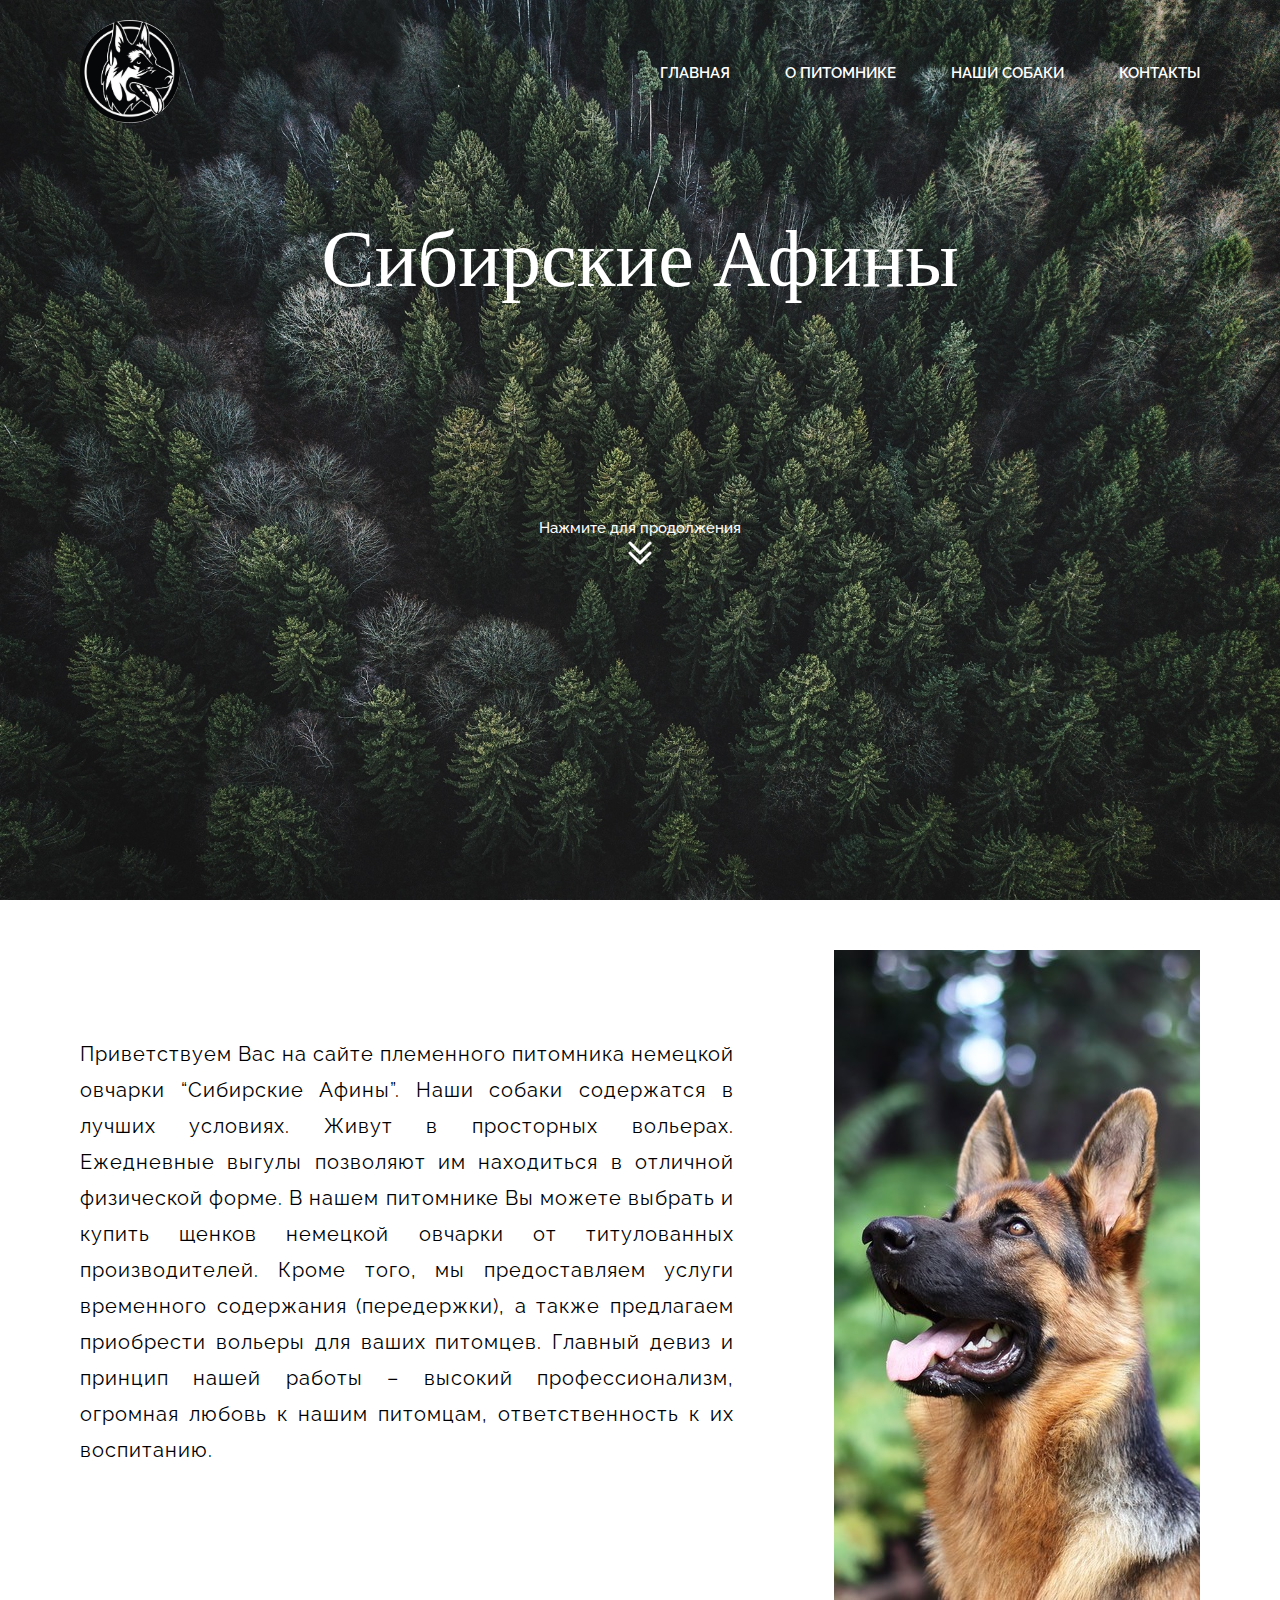
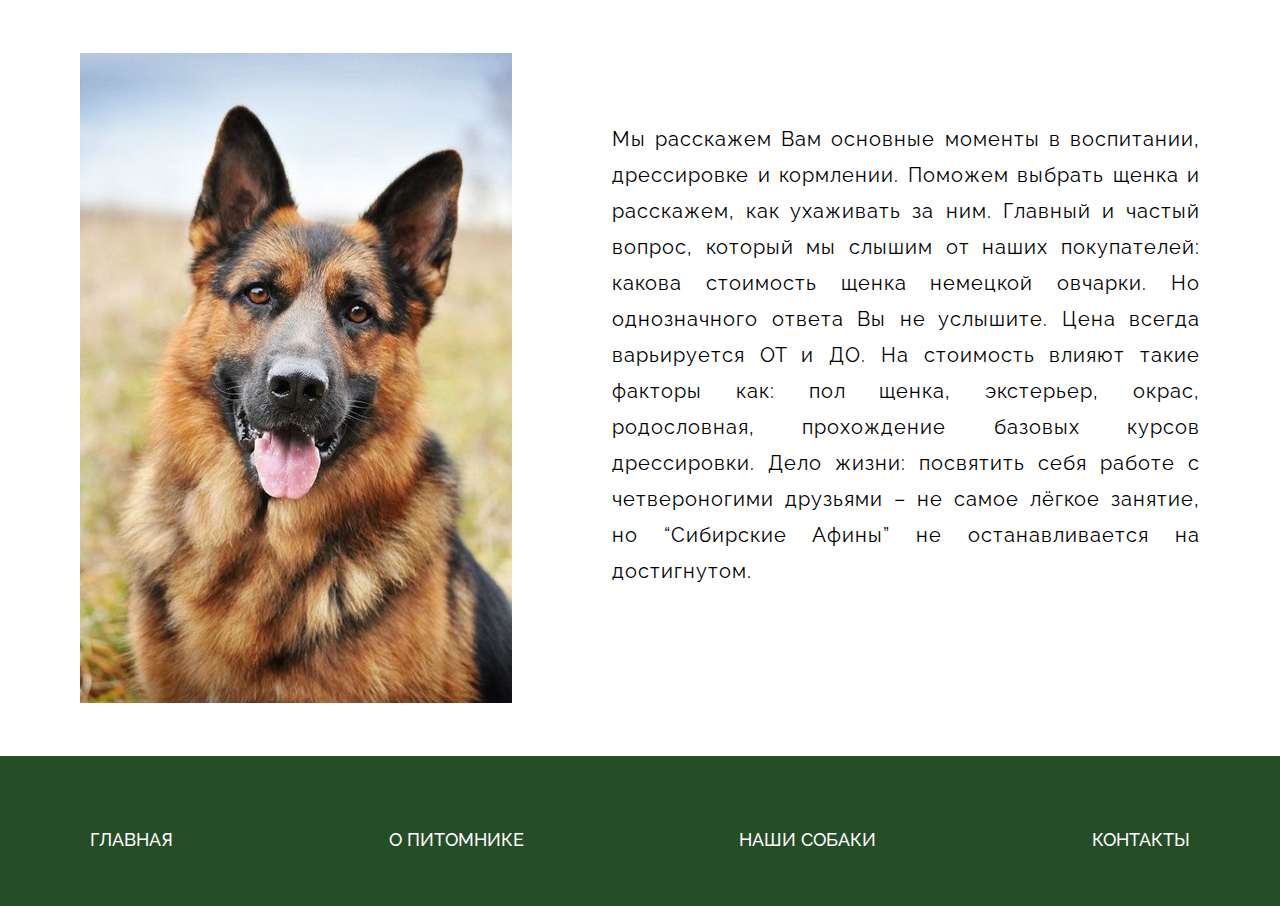
<file: index.html>
<!DOCTYPE html>
<html lang="ru">
<head>
    <meta charset="UTF-8">
    <meta name="viewport" content="width=device-width, initial-scale=1.0">
    <meta name="description" content="Питомник немецких овчарок">
    <title>Сибирские Афины</title>
    <link rel="preconnect" href="https://fonts.googleapis.com">
    <link rel="preconnect" href="https://fonts.gstatic.com" crossorigin>
    <link href="https://fonts.googleapis.com/css2?family=Courgette&family=Kaushan+Script&family=Raleway:wght@300;400;500;600;700&display=swap" rel="stylesheet">
    <link rel="stylesheet" href="CSS/reset.css">
    <link rel="stylesheet" href="CSS/main.css">
    <link rel="stylesheet" href="CSS/media.css">
</head>
<body>
     <section class="intro" style="background-image: url(images/intro.jpg);">
        <header class="header">
            <div class="container">
                <div class="header__wrapper">
                    <a class="header__logo" href="index.html"><img class="header__logo-img" src="images/logo.jpg" alt="логотип" width="100"></a>
                    <nav class="header__nav">
                        <ul class="header__nav-list">
                            <li class="header__nav-list--item"><a class="header__nav-list--link" href="index.html">ГЛАВНАЯ</a></li>
                            <li class="header__nav-list--item"><a class="header__nav-list--link" href="info.html">О ПИТОМНИКЕ</a></li>
                            <li class="header__nav-list--item"><a class="header__nav-list--link" href="gallery.html">НАШИ СОБАКИ</a></li>
                            <li class="header__nav-list--item"><a class="header__nav-list--link" href="contacts.html">КОНТАКТЫ</a></li>
                        </ul>
                        <button class="header__burger">
                            <span></span>
                            <span></span>
                            <span></span>
                        </button>
                    </nav>
                </div>
            </div>
        </header>
        <div class="intro__bottom">
            <div class="container">
                <h1 class="intro__bottom-title">Сибирские Афины</h1>
                <a class="intro__bottom-link" href="#details">
                    <span>Нажмите для продолжения</span>
                    <img src="images/Vector 1.svg" alt="Стрелочки">
                </a>
            </div>
        </div>
     </section>
     <section id="details" class="details">
        <div class="container">
          <div class="details__item">
            <p class="details__item-text">Приветствуем Вас на сайте племенного питомника немецкой овчарки “Сибирские Афины”.  Наши собаки содержатся в лучших условиях. Живут в просторных вольерах. Ежедневные выгулы позволяют им находиться в отличной физической форме. В нашем питомнике Вы можете выбрать и купить щенков немецкой овчарки от титулованных производителей. Кроме того, мы предоставляем услуги временного содержания (передержки), а также предлагаем приобрести вольеры для ваших питомцев. Главный девиз и принцип нашей работы – высокий профессионализм, огромная любовь к нашим питомцам, ответственность к их воспитанию.</p>
            <div class="details__img details__img--position">
              <img src="images/details-1.jpg" alt="details-1">
            </div>
          </div>
          <div class="details__item">
            <div class="details__img details__img--position-2">
              <img src="images/details-2.jpg" alt="details-2">
            </div>
            <p class="details__item-text">Мы расскажем Вам основные моменты в воспитании, дрессировке и кормлении. Поможем выбрать щенка и расскажем, как ухаживать за ним. Главный и частый вопрос, который мы слышим от наших покупателей: какова стоимость щенка немецкой овчарки. Но однозначного ответа Вы не услышите. Цена всегда варьируется ОТ и ДО. На стоимость влияют такие факторы как: пол щенка, экстерьер, окрас, родословная, прохождение базовых курсов дрессировки. Дело жизни: посвятить себя работе с четвероногими друзьями – не самое лёгкое занятие, но “Сибирские Афины” не останавливается на достигнутом.</p>
            </div>
        </div>
      </section>
      <footer class="footer">
        <div class="container">
            <div class="footer__link">
                  <a class="footer__link-item" href="index.html">ГЛАВНАЯ</a>
                  <a class="footer__link-item" href="info.html">О ПИТОМНИКЕ</a>
                  <a class="footer__link-item" href="gallery.html">НАШИ СОБАКИ</a>
                  <a class="footer__link-item" href="contacts.html">КОНТАКТЫ</a>
            </div>
        </div>
    </footer>
    <script src="js/script.js"></script>
</body>
</html>
</file>
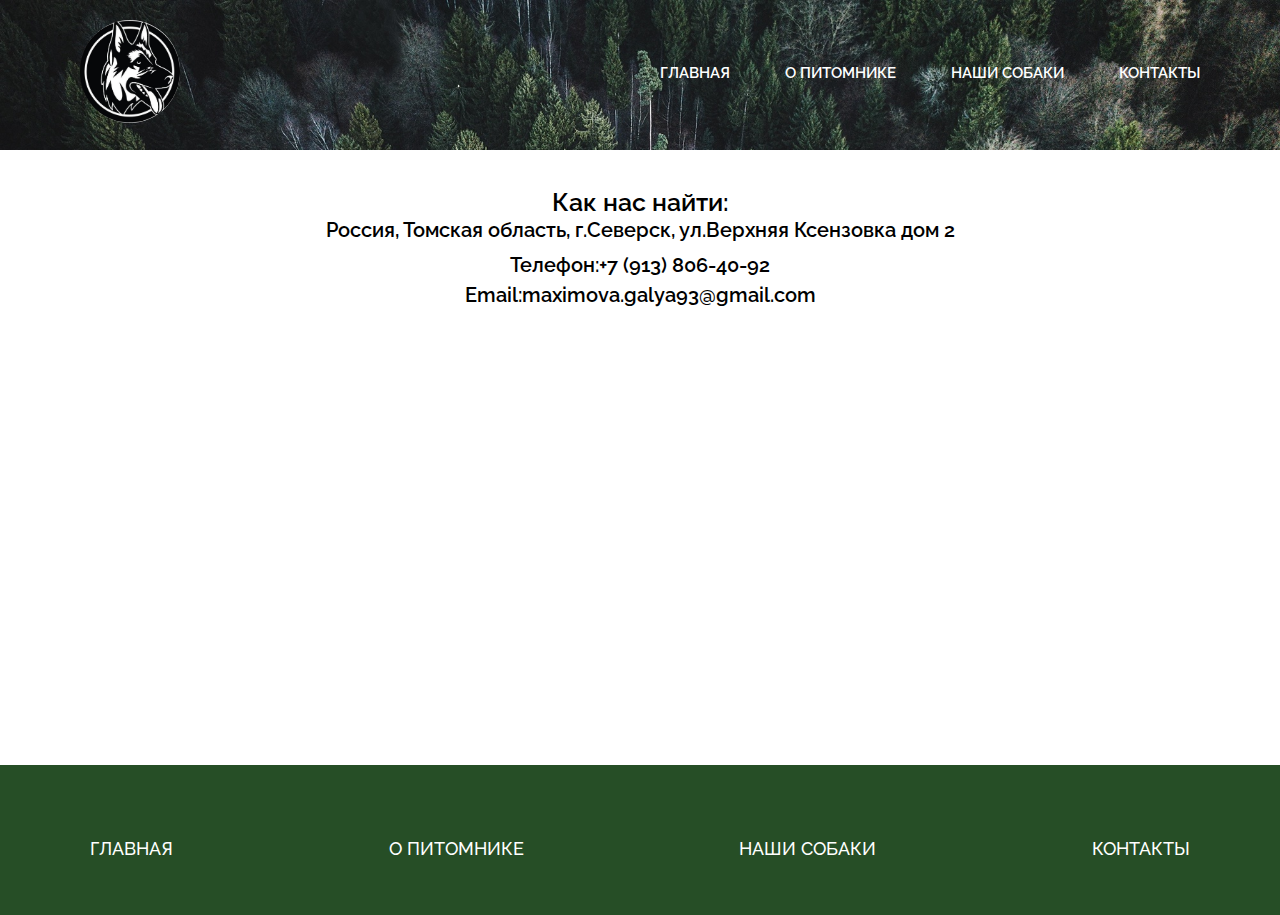
<file: contacts.html>
<!DOCTYPE html>
<html lang="ru">
<head>
    <meta charset="UTF-8">
    <meta name="viewport" content="width=device-width, initial-scale=1.0">
    <title>КОНТАКТЫ</title>
    <link rel="preconnect" href="https://fonts.googleapis.com">
    <link rel="preconnect" href="https://fonts.gstatic.com" crossorigin>
    <link href="https://fonts.googleapis.com/css2?family=Courgette&family=Kaushan+Script&family=Raleway:wght@300;400;500;600;700&display=swap" rel="stylesheet">
    <link rel="stylesheet" href="CSS/reset.css">
    <link rel="stylesheet" href="CSS/main.css">
    <link rel="stylesheet" href="CSS/media.css">
</head>
<body>
    <section class="intro intro-background" style="background-image: url(images/intro.jpg);">
        <header class="header">
            <div class="container">
                <div class="header__wrapper">
                    <a class="header__logo" href="index.html"><img class="header__logo-img" src="images/logo.jpg" alt="логотип" width="100"></a>
                    <nav class="header__nav">
                        <ul class="header__nav-list">
                            <li class="header__nav-list--item"><a class="header__nav-list--link" href="index.html">ГЛАВНАЯ</a></li>
                            <li class="header__nav-list--item"><a class="header__nav-list--link" href="info.html">О ПИТОМНИКЕ</a></li>
                            <li class="header__nav-list--item"><a class="header__nav-list--link" href="gallery.html">НАШИ СОБАКИ</a></li>
                            <li class="header__nav-list--item"><a class="header__nav-list--link" href="contacts.html">КОНТАКТЫ</a></li>
                        </ul>
                        <button class="header__burger">
                            <span></span>
                            <span></span>
                            <span></span>
                        </button>
                    </nav>
                </div>
            </div>
        </header>
    <div class="contacts">
        <div class="container">
            <h1 class="contacts__title">Как нас найти:</h1>
            <div class="contacts__info">
                <p>Россия, Томская область, г.Северск, ул.Верхняя Ксензовка дом 2</p>
                <a href="tel:+7 (913) 806-40-92"><b>Телефон:</b>+7 (913) 806-40-92</a> 
                <a href="mailto:maximova.galya@gmail.com"><b>Email:</b>maximova.galya93@gmail.com</a>
            </div>
            <iframe class="contacts__info-map" src="https://yandex.ru/map-widget/v1/?um=constructor%3A521fab2f13b944c0fa695173abaae7b12d78b8889fb4510402cd22cf0b0ea42e&amp;source=constructor" width="900" height="400" frameborder="0"></iframe>
        </div>
        </div>   
    <footer class="footer">
        <div class="container">
            <div class="footer__link">
                  <a class="footer__link-item" href="index.html">ГЛАВНАЯ</a>
                  <a class="footer__link-item" href="info.html">О ПИТОМНИКЕ</a>
                  <a class="footer__link-item" href="gallery.html">НАШИ СОБАКИ</a>
                  <a class="footer__link-item" href="contacts.html">КОНТАКТЫ</a>
            </div>
        </div>
    </footer>
    <script src="js/script.js"></script>
</body>
</html>
</file>
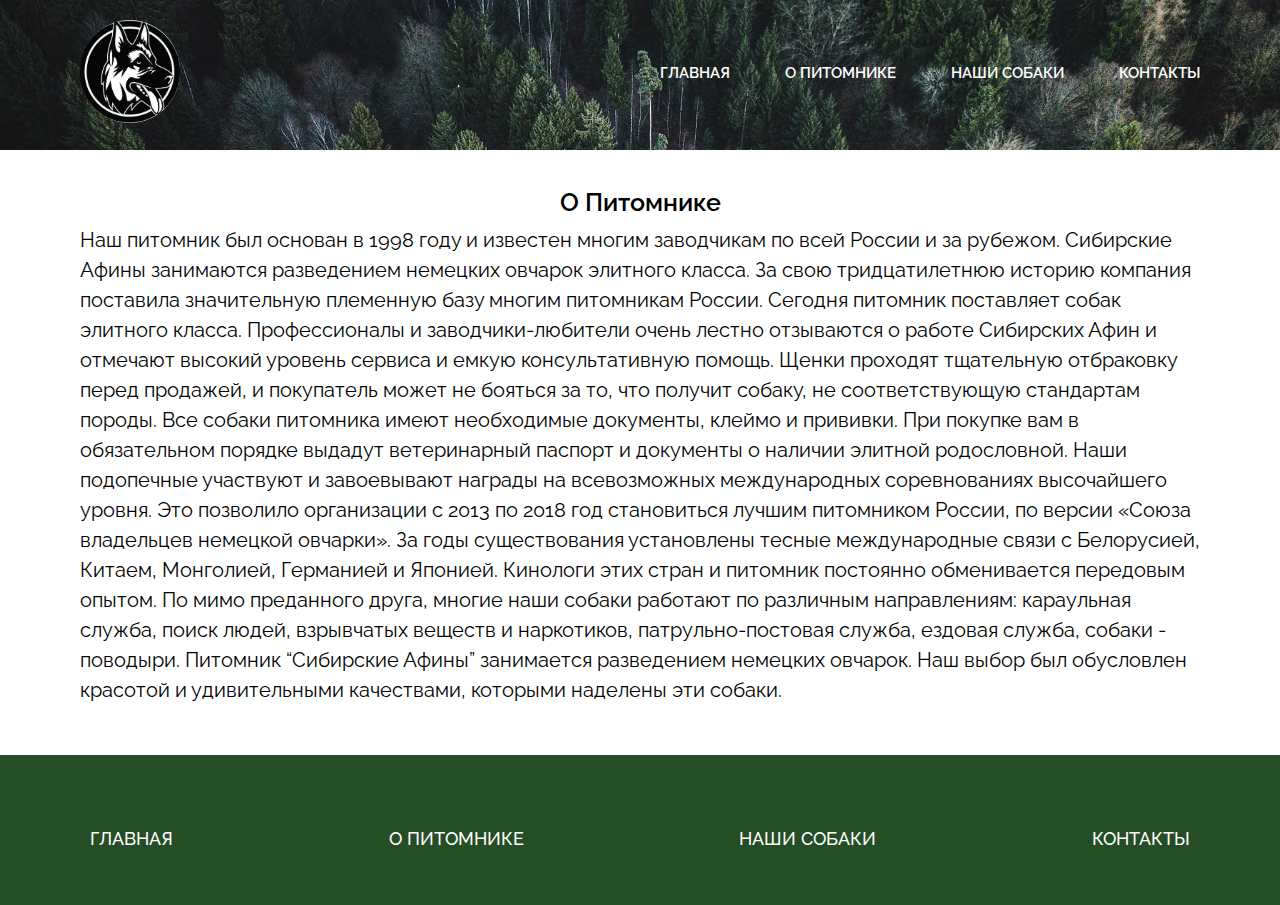
<file: info.html>
<!DOCTYPE html>
<html lang="ru">
<head>
    <meta charset="UTF-8">
    <meta name="viewport" content="width=device-width, initial-scale=1.0">
    <title>О ПИТОМНИКЕ</title>
    <link rel="preconnect" href="https://fonts.googleapis.com">
    <link rel="preconnect" href="https://fonts.gstatic.com" crossorigin>
    <link href="https://fonts.googleapis.com/css2?family=Courgette&family=Kaushan+Script&family=Raleway:wght@300;400;500;600;700&display=swap" rel="stylesheet">
    <link rel="stylesheet" href="CSS/reset.css">
    <link rel="stylesheet" href="CSS/main.css">
    <link rel="stylesheet" href="CSS/media.css">
</head>
<body>
    <section class="intro intro-background" style="background-image: url(images/intro.jpg);">
        <header class="header">
            <div class="container">
                <div class="header__wrapper">
                    <a class="header__logo" href="index.html"><img class="header__logo-img" src="images/logo.jpg" alt="логотип" width="100"></a>
                    <nav class="header__nav">
                        <ul class="header__nav-list">
                            <li class="header__nav-list--item"><a class="header__nav-list--link" href="index.html">ГЛАВНАЯ</a></li>
                            <li class="header__nav-list--item"><a class="header__nav-list--link" href="info.html">О ПИТОМНИКЕ</a></li>
                            <li class="header__nav-list--item"><a class="header__nav-list--link" href="gallery.html">НАШИ СОБАКИ</a></li>
                            <li class="header__nav-list--item"><a class="header__nav-list--link" href="contacts.html">КОНТАКТЫ</a></li>
                        </ul>
                        <button class="header__burger">
                            <span></span>
                            <span></span>
                            <span></span>
                        </button>
                    </nav>
                </div>
            </div>
        </header>
    <div class="info">
        <div class="container">
            <h1 class="info__title">О Питомнике</h1>
            <p class="info__text">
                Наш питомник был основан в 1998 году и известен многим заводчикам по всей России и за рубежом. Сибирские Афины занимаются разведением немецких овчарок элитного класса. За свою тридцатилетнюю историю компания поставила значительную племенную базу многим питомникам России. Сегодня питомник поставляет собак элитного класса.
                Профессионалы и заводчики-любители очень лестно отзываются о работе Сибирских Афин и отмечают высокий уровень сервиса и емкую консультативную помощь. Щенки проходят тщательную отбраковку перед продажей, и покупатель может не бояться за то, что получит собаку, не соответствующую стандартам породы.
                Все собаки питомника имеют необходимые документы, клеймо и прививки. При покупке вам в обязательном порядке выдадут ветеринарный паспорт и документы о наличии элитной родословной.
                Наши подопечные участвуют и завоевывают награды на всевозможных международных соревнованиях высочайшего уровня. Это позволило организации с 2013 по 2018 год становиться лучшим питомником России, по версии «Союза владельцев немецкой овчарки». 
                За годы существования установлены тесные международные связи с Белорусией, Китаем, Монголией, Германией  и Японией. Кинологи этих стран и питомник постоянно обменивается передовым опытом.
                По мимо преданного друга, многие наши собаки работают по различным направлениям:  караульная служба, поиск  людей, взрывчатых веществ и наркотиков, патрульно-постовая служба, ездовая служба, собаки - поводыри. 
                Питомник “Сибирские Афины” занимается разведением немецких овчарок. Наш выбор был обусловлен красотой и удивительными качествами, которыми наделены эти собаки.</p>
        </div>
    </div>
    <footer class="footer">
        <div class="container">
            <div class="footer__link">
                  <a class="footer__link-item" href="index.html">ГЛАВНАЯ</a>
                  <a class="footer__link-item" href="info.html">О ПИТОМНИКЕ</a>
                  <a class="footer__link-item" href="gallery.html">НАШИ СОБАКИ</a>
                  <a class="footer__link-item" href="contacts.html">КОНТАКТЫ</a>
            </div>
        </div>
    </footer>
    <script src="js/script.js"></script>
</body>
</html>
</file>
<file: CSS/main.css>
* {
    box-sizing: border-box;
    scroll-behavior: smooth;
}

body {
    font-family: 'Raleway', serif;
    font-weight: 600;
    color: #fff;
}

a {
   text-decoration: none; 
   color: inherit;
}
.overflow-hidden {
    overflow: hidden;
}

.container {
    max-width: 1150px;
    margin: 0 auto;
    padding: 0 15px;
}

.intro {
    height: 100vh;
    background-repeat: no-repeat;
    background-size: cover;
    margin-bottom: 50px;
}

.header {
    padding: 25px 0;
    width: 100%;
    height: 140px;
    padding: 20px 0;
}

.header__wrapper {
    display: flex;
    justify-content: space-between;
    align-items: center;
}

.header__logo-img {
    border-radius: 50%;
}

.header__burger {
    display: none;
    width: 35px;
    height: 35px;
    background: none;
    border: none;
    cursor: pointer;
    padding: 0;
    position: absolute;
    top: 8%;
    right: 8%;
}

.header__burger span {
    height: 10%;
    width: 100%;
    background-color: #fff;
    display: block;
    position: absolute;
}

.header__burger span:nth-child(1) {
    top: 0;
}

.header__burger span:nth-child(3) {
    bottom: 0;
}

.header__burger span:nth-child(2) {
    transform: translateY(-50%);
}

.header__nav-list {
    display: flex;
    column-gap: 55px;
}

.header__nav-list--link {
    font-size: 15px;
    font-weight: 600;
    transition: all .4s;
}

.header__nav-list--link:hover {
    opacity: .7;
}

.intro__bottom {
    text-align: center;
    padding-top: 6%;
}

.intro__bottom-title {
    font-family: 'Kaushan Script', cursive;
    font-size: 80px;
    font-weight: 400;
    margin: 0 auto 20%;
}

.intro__bottom-link span {
    color: #fff;
    font-size: 15px;
    font-weight: 500;
    display: block;
    margin-bottom: 5px;
}

.details {
    margin-bottom: 50px;
}

.details__item {
    display: flex;
    justify-content: center;
    align-items: center;
    gap: 100px;
    margin-bottom: 50px;
}

.details__item-text {
    color: #000;
    font-family: Raleway;
    font-size: 20px;
    line-height: 36px; 
    font-weight: 400;
    letter-spacing: 1px;
    text-align: justify; 
    margin-bottom: 50px;
}

.info {
    margin: 50px;
}

.info__title {
    color: #000;
    text-align: center;
    font-family: Raleway;
    font-size: 25px;
    margin-bottom: 10px;
}

.info__text {
    color: #000;
    font-family: Raleway;
    font-size: 20px;
    font-weight: 400;
    line-height: 1.5;
    margin-bottom: 20px;
}

.intro-background {
    height: 150px;
}

.gallery {
    display: grid;
    grid-template-columns: 1fr 1fr 1fr;
    gap: 20px;
    margin: 50px;
}

.gallery__img {
    width: 300px;
    cursor: pointer;
}

.gallery-overlay {
    transition: all .4s;
    position: fixed;
    top: 0;
    left: 0;
    width: 100%;
    height: 100%;
    background-color: rgba(0, 0, 0, 0.7);
    display: flex;
    justify-content: center;
    align-items: center;
    opacity: 0;
    display: none;
}

.gallery-overlay__img {
    width: 50%;
}

.gallery-overlay--active {
    opacity: 1;
    display: flex;
}

.gallery-overlay__close {
    font-size: 45px;
    position: fixed;
    top: 10%;
    right: 15%;
    cursor: pointer;
}

.contacts {
    margin: 50px;
}

.contacts__title {
    color: #000;
    text-align: center;
    font-family: Raleway;
    font-size: 25px;
}

.contacts__info p {
    color: #000;
    text-align: center;
    font-family: Raleway;
    font-size: 20px;
    line-height: 1.5;
    margin-bottom: 10px;
}

.contacts__info a {
    display: block;
    color: #000;
    font-size: 20px;
    text-align: center;
    margin-bottom: 10px;
}

.contacts__info-map {
    display: block;
    margin: 0 auto;
}

.footer {
    background: rgb(38, 78, 38);
    height: 150px;
    padding: 75px;
}

.footer__link {
    display: flex;
    justify-content: space-between;
}

.footer__link-item {
    color: #fff;
    font-family: Raleway;
    font-size: 18px;
    font-weight: 500;
    transition: all .10s;
}

.footer__link-item:hover {
    opacity: 0.4;
}
</file>
<file: CSS/media.css>
@media (max-width: 1000px) {
  .gallery {
    display: grid;
    grid-template-columns: 1fr 1fr;
  }
}

@media (max-width: 960px) {
  .contacts__info-map {
    width: 70%;
  }
}

@media (max-width: 810px) {
  .details__item-text {
    text-align: left;
  }
  .details__item {
    gap: 2%;
  }
}

@media (max-width: 768px) {
  .header {
    padding: 3px 0;
  }
  .intro__bottom {
    padding-top: 11%;
  }
  .header__wrapper {
    flex-direction: column;
  }
  .header__logo {
    margin-bottom: 20px;
  }
  .intro__bottom-title {
    font-size: 50px;
  }
  .details__item {
    flex-direction: column;
  }
  .details__img--position {
    order: 2; 
  }
  .details__img--position-2 {
    order: 1; 
  }
  .details__item-text {
  margin-bottom: 10px;
  }
  .details__item {
  margin-bottom: 15px;
  }
  .intro {
  margin-bottom: 25px;
  } 
}

@media (max-width: 700px) {
  .footer__link {
    flex-direction: column;
    align-items: center;
    margin-top: -50px;
  }
  .footer__link-item {
    padding: 5px 0;
  }
   .gallery {
    display: grid;
    grid-template-columns: 1fr;
    justify-items: center;
  } 
}
@media (max-width: 580px) {
  .header__nav-list--link {
    padding: 10px 0;
    display: block;
  }
  .header__burger {
    display: block;
    transition: all .3s;
  }
  .header__burger span {
    transition: all .3s;
  }
  .header__nav-list {
    position: fixed;
    top: 0;
    left: 300%;
    width: 100%;
    height: 100%;
    background-color: #000;
    padding: 30%;
    flex-direction: column;
    align-items: center;
    transition: all .3s;
  }
  .header__nav-list--link {
    border-bottom: 2px solid #eee;
    padding: 20px 10px;
  }
  .header__nav--active .header__burger span:nth-child(2) {
    display: none;
  }
  .header__nav--active .header__burger span:nth-child(odd) {
    top: 50%;
  }
  .header__nav--active .header__burger span:nth-child(1) {
    transform: rotate(45deg);
  }
  .header__nav--active .header__burger span:nth-child(3) {
    transform: rotate(-45deg);
  }
  .header__nav--active .header__nav-list {
    left: 0;
  }
}
@media (max-width: 470px) {
  .intro__bottom-title {
    font-size: 30px;
    padding-top: 25%;
  }
}

@media (max-width: 370px) {
  .intro__bottom-title {
    padding-top: 35%;
  }
}
</file>
